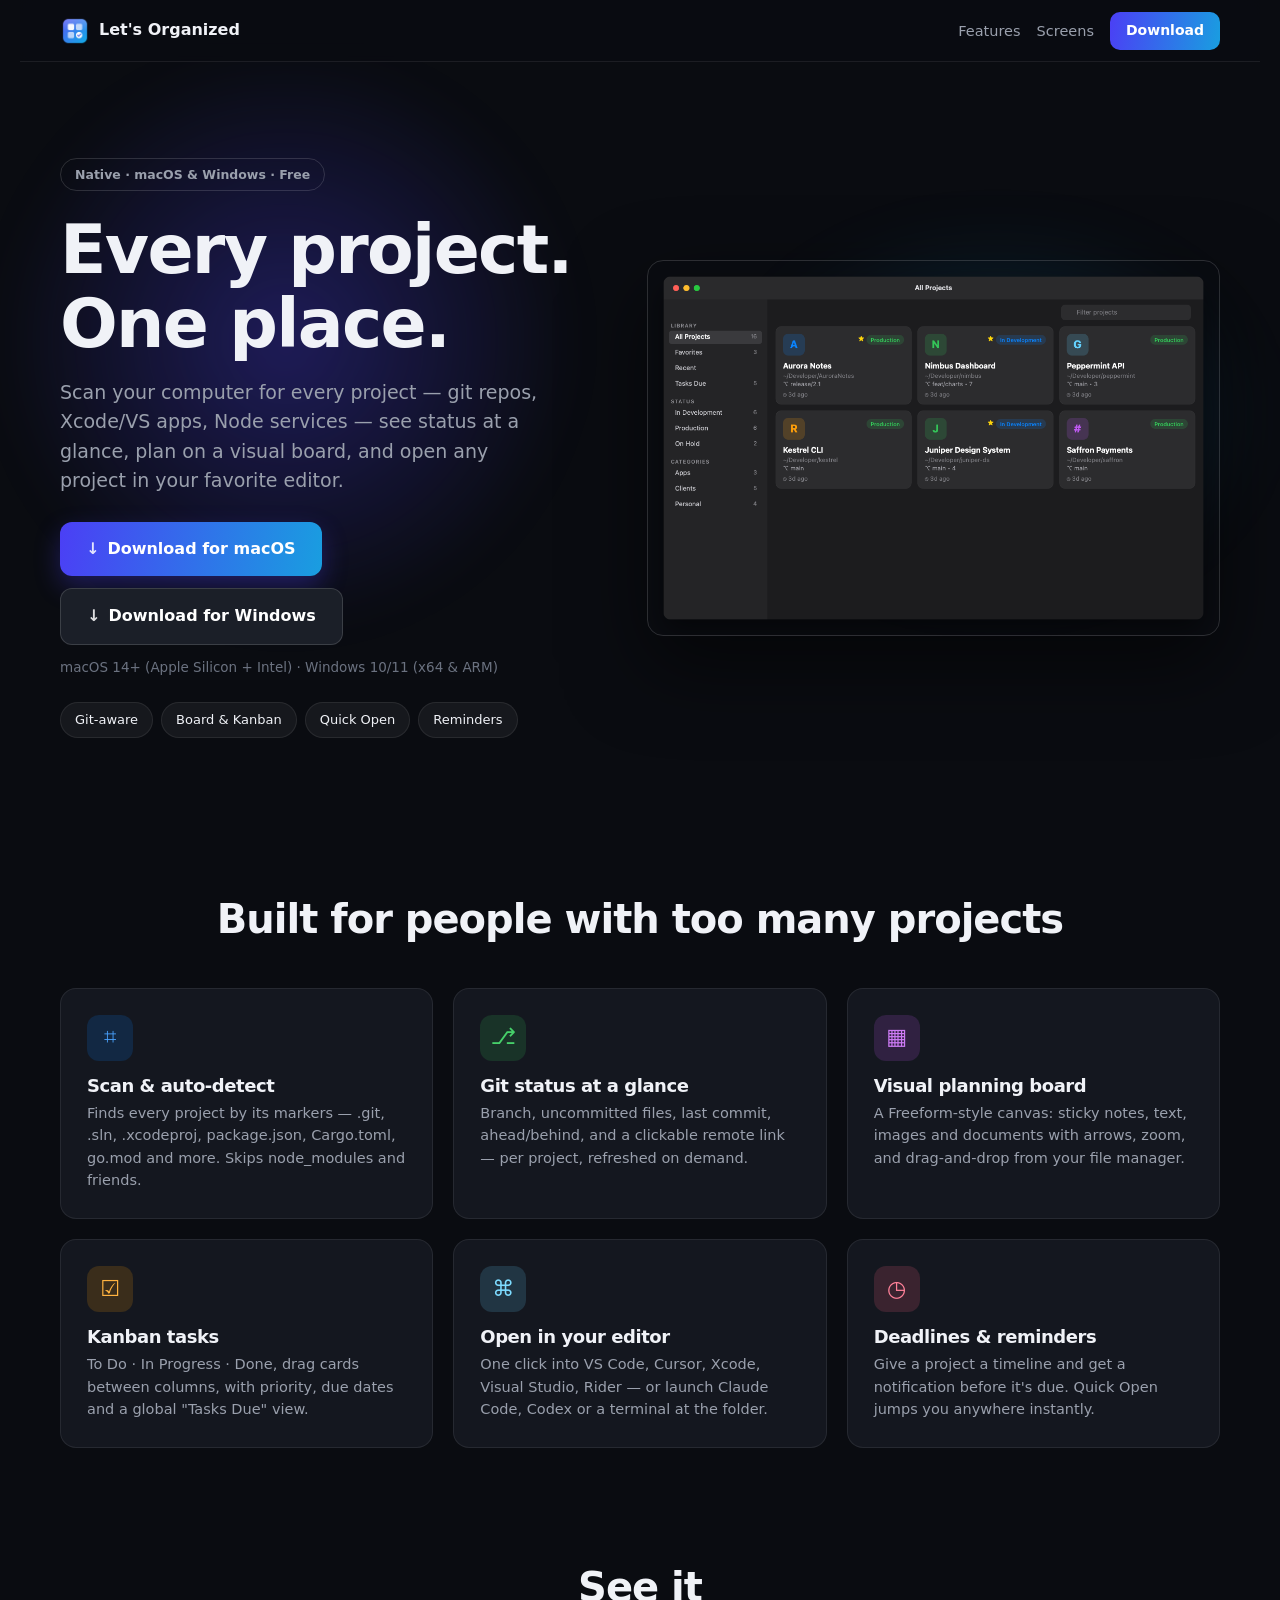
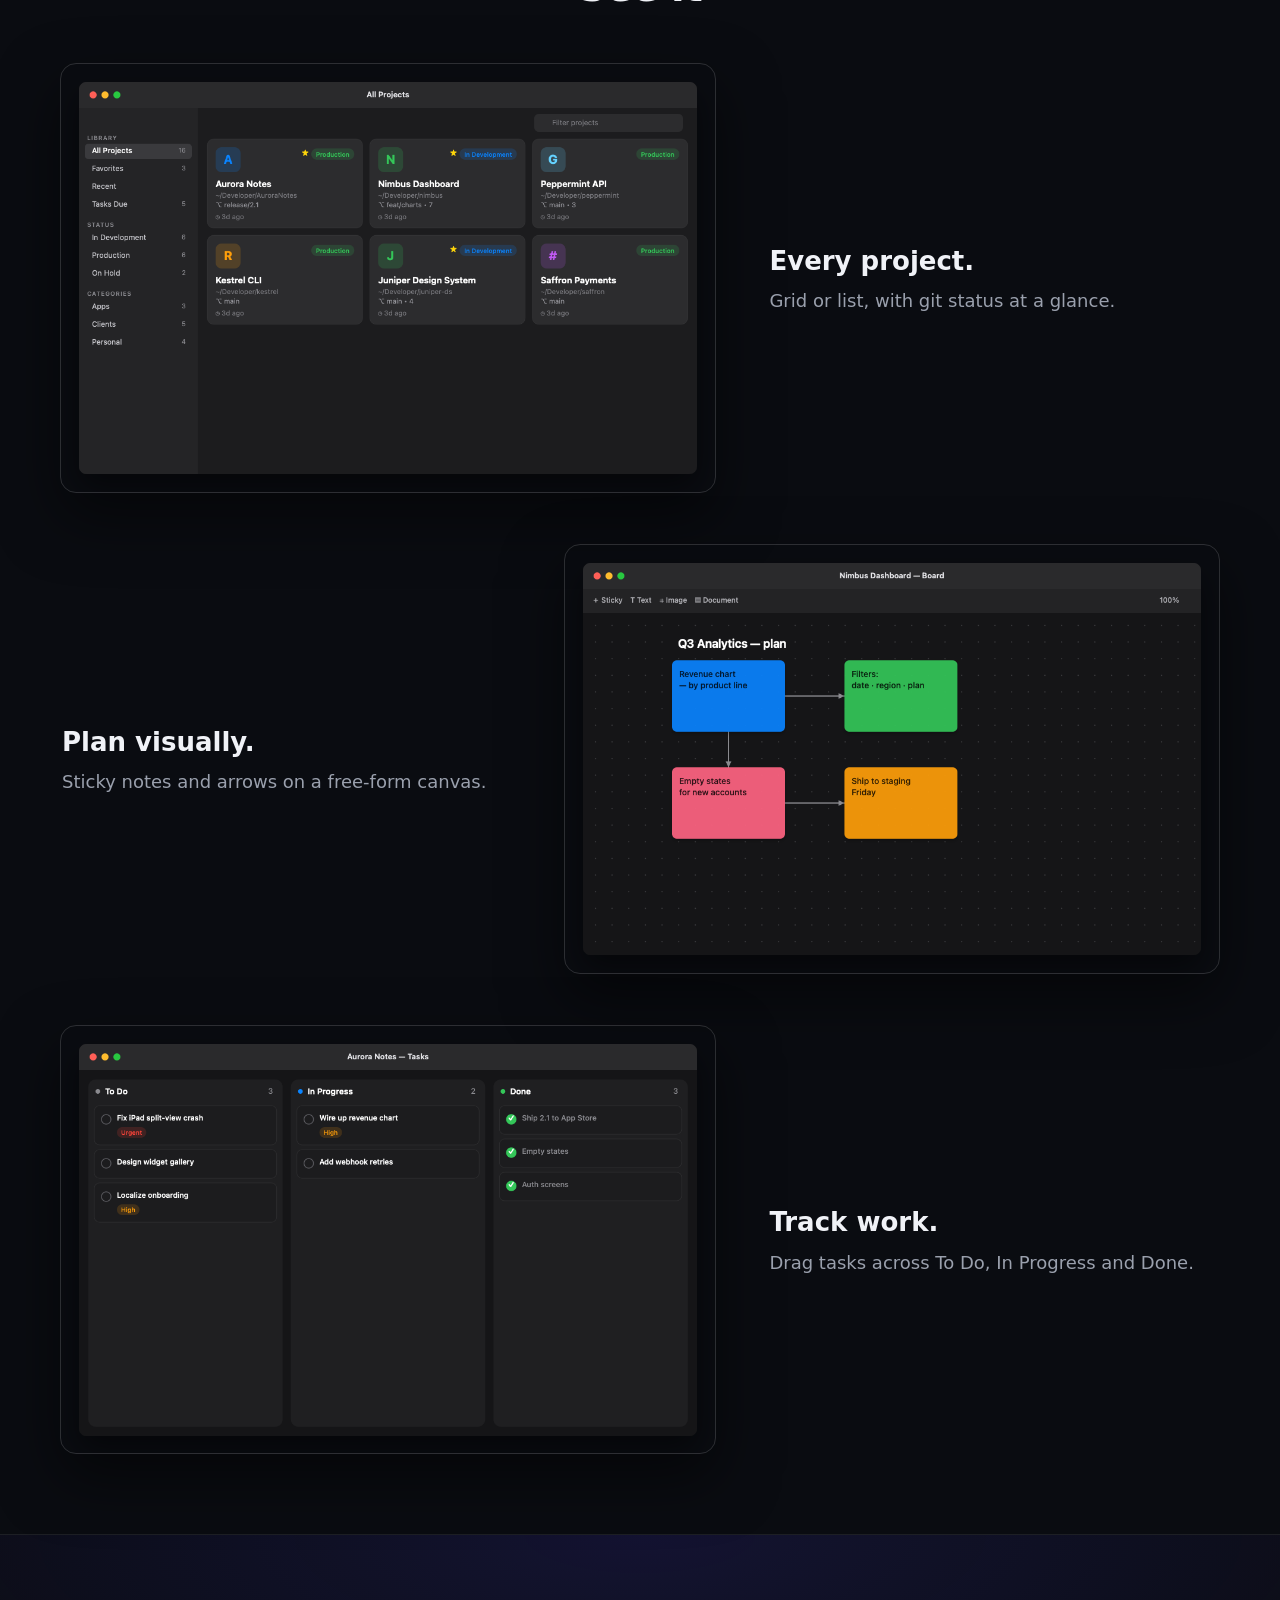
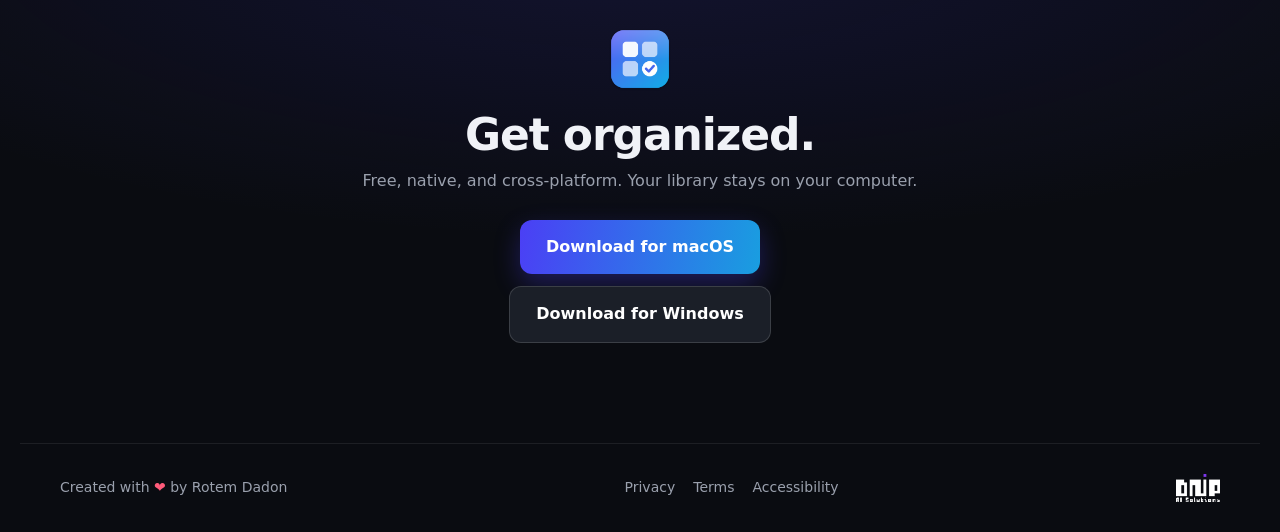
<file: index.html>
<!DOCTYPE html>
<html lang="en">
<head>
<meta charset="UTF-8" />
<meta name="viewport" content="width=device-width, initial-scale=1.0" />
<title>Let's Organized — Every project on your Mac &amp; PC, in one place</title>
<meta name="description" content="A native macOS & Windows app that brings every project into one place — git status, tasks, a visual planning board, and one-click editor launch." />
<meta property="og:title" content="Let's Organized" />
<meta property="og:description" content="Every project on your Mac & PC — git status, tasks, boards, and one-click editor launch." />
<meta property="og:image" content="assets/og.png" />
<meta property="og:type" content="website" />
<link rel="icon" href="assets/appicon.png" />
<link rel="stylesheet" href="styles.css" />
</head>
<body>

<header class="nav">
  <a class="brand" href="#top">
    <img src="assets/appicon.png" alt="Let's Organized" width="30" height="30" />
    <span>Let's Organized</span>
  </a>
  <nav class="nav-links">
    <a href="#features">Features</a>
    <a href="#screens">Screens</a>
    <a class="btn btn-sm" id="navDownload" href="#download">Download</a>
  </nav>
</header>

<main id="top">
  <section class="hero">
    <div class="hero-copy">
      <div class="pill">Native · macOS &amp; Windows · Free</div>
      <h1>Every project.<br />One place.</h1>
      <p class="lead">
        Scan your computer for every project — git repos, Xcode/VS apps, Node
        services — see status at a glance, plan on a visual board, and open any
        project in your favorite editor.
      </p>
      <div class="cta" id="download">
        <a class="btn btn-lg" href="https://github.com/rotem221/lets-organized-app/releases/latest/download/LetsOrganized-macOS.dmg" download>
          <span class="btn-ic">↓</span> Download for macOS
        </a>
        <a class="btn btn-lg btn-alt" href="https://github.com/rotem221/lets-organized-app-win/releases/latest/download/LetsOrganized-win-Setup.exe" download>
          <span class="btn-ic">↓</span> Download for Windows
        </a>
      </div>
      <p class="cta-note">macOS 14+ (Apple Silicon + Intel) · Windows 10/11 (x64 &amp; ARM)</p>
      <div class="chips">
        <span>Git-aware</span><span>Board &amp; Kanban</span><span>Quick Open</span><span>Reminders</span>
      </div>
    </div>
    <div class="hero-shot">
      <img src="assets/screenshot-grid.png" alt="Let's Organized project grid" loading="lazy" />
    </div>
  </section>

  <section id="features" class="features">
    <h2>Built for people with too many projects</h2>
    <div class="grid">
      <div class="card"><div class="ic ic-a">⌗</div><h3>Scan &amp; auto-detect</h3><p>Finds every project by its markers — .git, .sln, .xcodeproj, package.json, Cargo.toml, go.mod and more. Skips node_modules and friends.</p></div>
      <div class="card"><div class="ic ic-b">⎇</div><h3>Git status at a glance</h3><p>Branch, uncommitted files, last commit, ahead/behind, and a clickable remote link — per project, refreshed on demand.</p></div>
      <div class="card"><div class="ic ic-c">▦</div><h3>Visual planning board</h3><p>A Freeform-style canvas: sticky notes, text, images and documents with arrows, zoom, and drag-and-drop from your file manager.</p></div>
      <div class="card"><div class="ic ic-d">☑</div><h3>Kanban tasks</h3><p>To Do · In Progress · Done, drag cards between columns, with priority, due dates and a global "Tasks Due" view.</p></div>
      <div class="card"><div class="ic ic-e">⌘</div><h3>Open in your editor</h3><p>One click into VS Code, Cursor, Xcode, Visual Studio, Rider — or launch Claude Code, Codex or a terminal at the folder.</p></div>
      <div class="card"><div class="ic ic-f">◷</div><h3>Deadlines &amp; reminders</h3><p>Give a project a timeline and get a notification before it's due. Quick Open jumps you anywhere instantly.</p></div>
    </div>
  </section>

  <section id="screens" class="screens">
    <h2>See it</h2>
    <div class="shots-scroll" role="list">
      <figure class="shot-card" role="listitem">
        <img src="assets/screenshot-grid.png" alt="Project grid" loading="lazy" />
        <figcaption><strong>Every project.</strong> Grid or list, with git status at a glance.</figcaption>
      </figure>
      <figure class="shot-card" role="listitem">
        <img src="assets/screenshot-board.png" alt="Planning board" loading="lazy" />
        <figcaption><strong>Plan visually.</strong> Sticky notes and arrows on a free-form canvas.</figcaption>
      </figure>
      <figure class="shot-card" role="listitem">
        <img src="assets/screenshot-kanban.png" alt="Kanban tasks" loading="lazy" />
        <figcaption><strong>Track work.</strong> Drag tasks across To Do, In Progress and Done.</figcaption>
      </figure>
    </div>
  </section>

  <section class="download-cta">
    <img src="assets/appicon.png" alt="" width="72" height="72" />
    <h2>Get organized.</h2>
    <p>Free, native, and cross-platform. Your library stays on your computer.</p>
    <div class="cta cta-center">
      <a class="btn btn-lg" href="https://github.com/rotem221/lets-organized-app/releases/latest/download/LetsOrganized-macOS.dmg" download>Download for macOS</a>
      <a class="btn btn-lg btn-alt" href="https://github.com/rotem221/lets-organized-app-win/releases/latest/download/LetsOrganized-win-Setup.exe" download>Download for Windows</a>
    </div>
  </section>
</main>

<footer class="footer">
  <span>Created with <span class="heart">❤</span> by Rotem Dadon</span>
  <nav class="footer-links">
    <a href="privacy.html">Privacy</a>
    <a href="terms.html">Terms</a>
    <a href="accessibility.html">Accessibility</a>
  </nav>
  <a href="https://dnp.co.il" target="_blank" rel="noopener">
    <img src="assets/dnp-white.png" alt="DNP" height="28" />
  </a>
</footer>

<script>
  // Make the nav "Download" button download directly for the visitor's OS.
  (function () {
    var MAC = "https://github.com/rotem221/lets-organized-app/releases/latest/download/LetsOrganized-macOS.dmg";
    var WIN = "https://github.com/rotem221/lets-organized-app-win/releases/latest/download/LetsOrganized-win-Setup.exe";
    var ua = (navigator.userAgent + " " + (navigator.platform || "")).toLowerCase();
    var isWin = ua.indexOf("win") !== -1;
    var isMac = ua.indexOf("mac") !== -1 || ua.indexOf("iphone") !== -1 || ua.indexOf("ipad") !== -1;
    var btn = document.getElementById("navDownload");
    if (btn && (isWin || isMac)) {
      btn.setAttribute("href", isWin ? WIN : MAC);
      btn.setAttribute("download", "");
    }
  })();
</script>

</body>
</html>
</file>
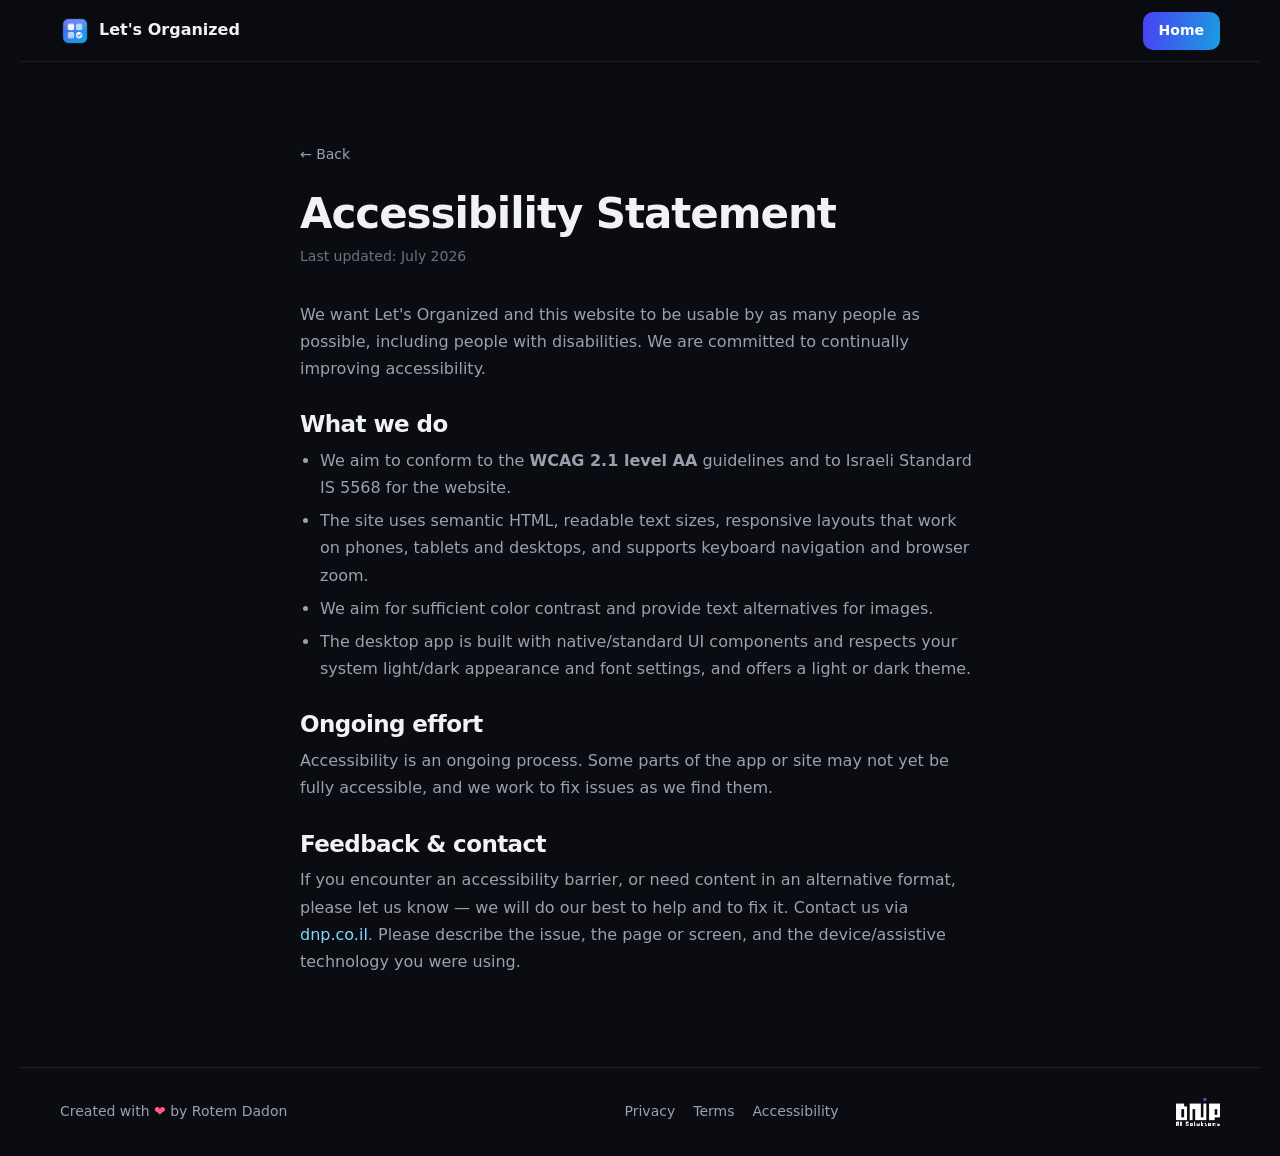
<file: accessibility.html>
<!DOCTYPE html>
<html lang="en">
<head>
<meta charset="UTF-8" />
<meta name="viewport" content="width=device-width, initial-scale=1.0" />
<title>Accessibility Statement — Let's Organized</title>
<meta name="description" content="Accessibility Statement for Let's Organized." />
<link rel="icon" href="assets/appicon.png" />
<link rel="stylesheet" href="styles.css" />
</head>
<body>

<header class="nav">
  <a class="brand" href="index.html">
    <img src="assets/appicon.png" alt="Let's Organized" width="30" height="30" />
    <span>Let's Organized</span>
  </a>
  <nav class="nav-links">
    <a class="btn btn-sm" href="index.html">Home</a>
  </nav>
</header>

<article class="legal">
  <a class="back" href="index.html">← Back</a>
  <h1>Accessibility Statement</h1>
  <p class="updated">Last updated: July 2026</p>

  <p>
    We want Let's Organized and this website to be usable by as many people as possible,
    including people with disabilities. We are committed to continually improving accessibility.
  </p>

  <h2>What we do</h2>
  <ul>
    <li>We aim to conform to the <strong>WCAG 2.1 level AA</strong> guidelines and to Israeli
      Standard IS&nbsp;5568 for the website.</li>
    <li>The site uses semantic HTML, readable text sizes, responsive layouts that work on
      phones, tablets and desktops, and supports keyboard navigation and browser zoom.</li>
    <li>We aim for sufficient color contrast and provide text alternatives for images.</li>
    <li>The desktop app is built with native/standard UI components and respects your system
      light/dark appearance and font settings, and offers a light or dark theme.</li>
  </ul>

  <h2>Ongoing effort</h2>
  <p>
    Accessibility is an ongoing process. Some parts of the app or site may not yet be fully
    accessible, and we work to fix issues as we find them.
  </p>

  <h2>Feedback &amp; contact</h2>
  <p>
    If you encounter an accessibility barrier, or need content in an alternative format, please
    let us know — we will do our best to help and to fix it. Contact us via
    <a href="https://dnp.co.il" target="_blank" rel="noopener">dnp.co.il</a>. Please describe the
    issue, the page or screen, and the device/assistive technology you were using.
  </p>
</article>

<footer class="footer">
  <span>Created with <span class="heart">❤</span> by Rotem Dadon</span>
  <nav class="footer-links">
    <a href="privacy.html">Privacy</a>
    <a href="terms.html">Terms</a>
    <a href="accessibility.html">Accessibility</a>
  </nav>
  <a href="https://dnp.co.il" target="_blank" rel="noopener">
    <img src="assets/dnp-white.png" alt="DNP" height="28" />
  </a>
</footer>

</body>
</html>
</file>
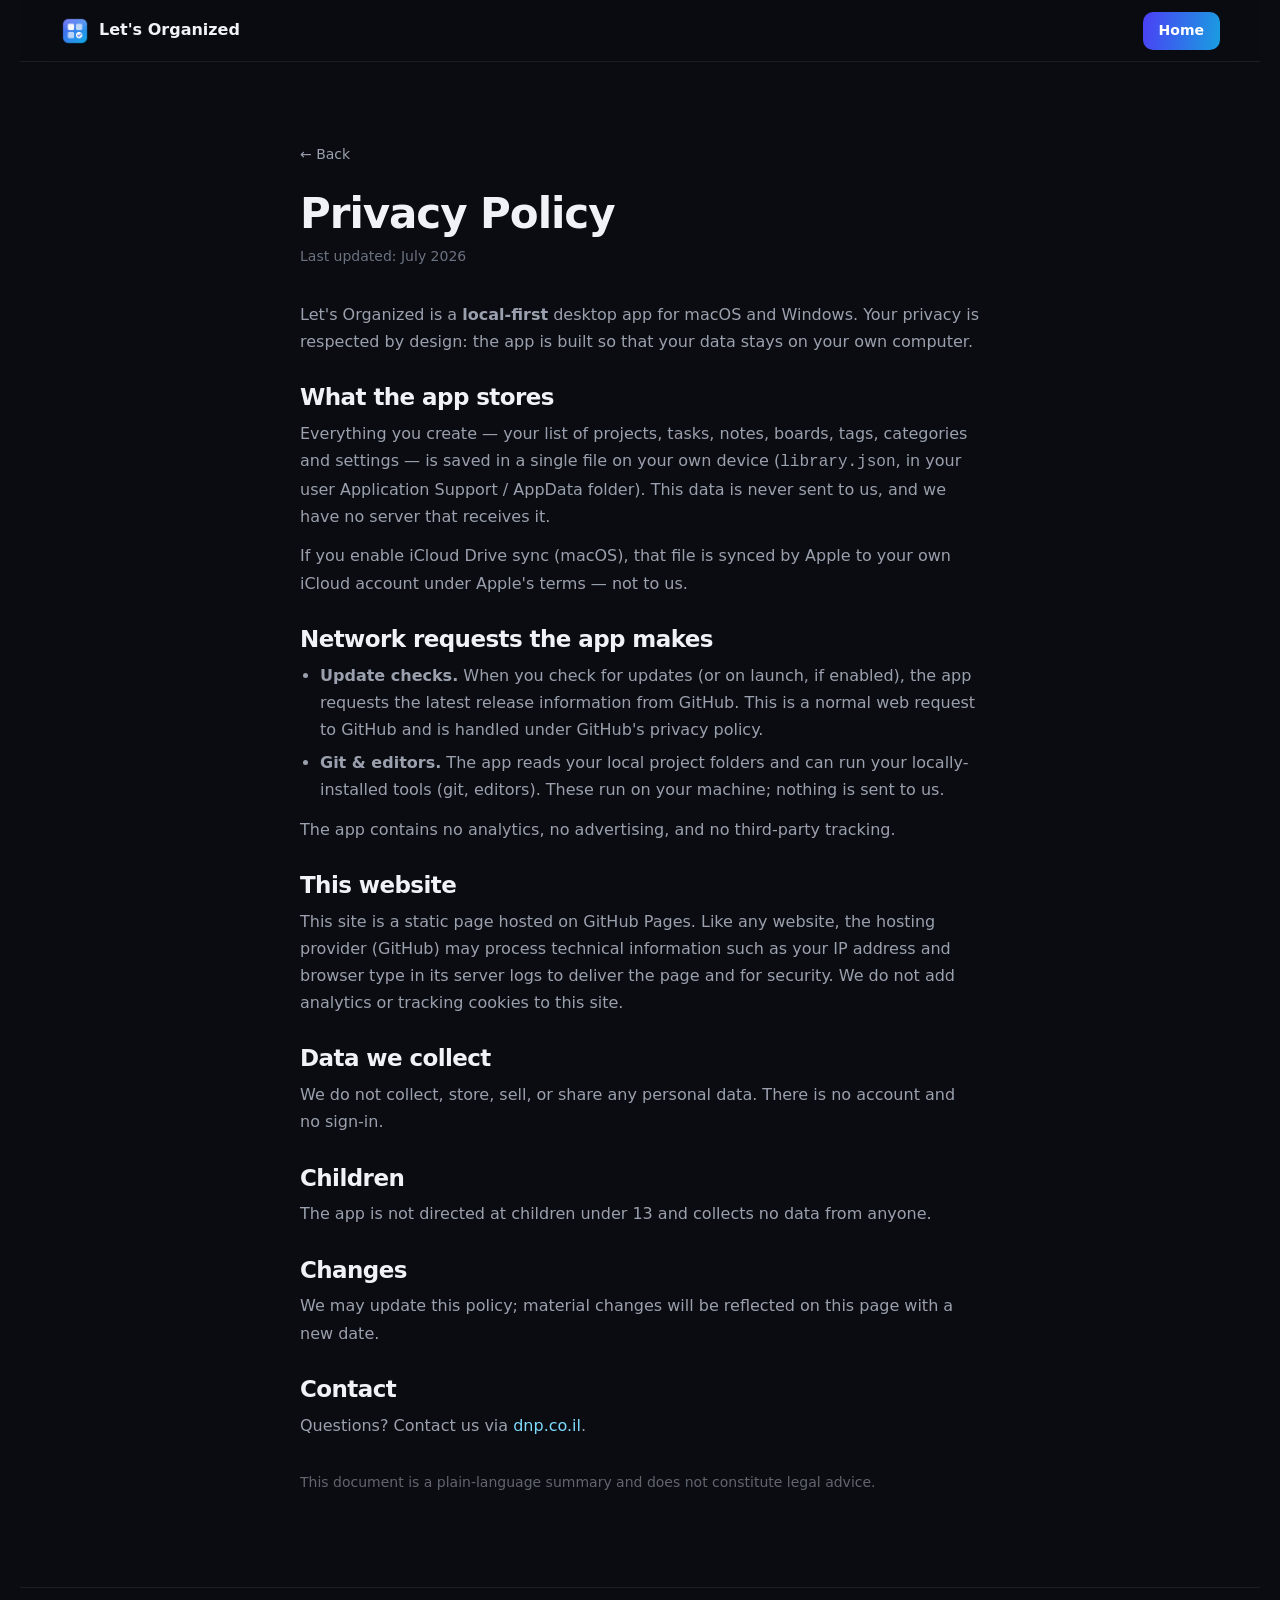
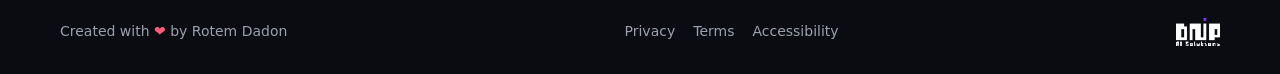
<file: privacy.html>
<!DOCTYPE html>
<html lang="en">
<head>
<meta charset="UTF-8" />
<meta name="viewport" content="width=device-width, initial-scale=1.0" />
<title>Privacy Policy — Let's Organized</title>
<meta name="description" content="Privacy Policy for Let's Organized." />
<link rel="icon" href="assets/appicon.png" />
<link rel="stylesheet" href="styles.css" />
</head>
<body>

<header class="nav">
  <a class="brand" href="index.html">
    <img src="assets/appicon.png" alt="Let's Organized" width="30" height="30" />
    <span>Let's Organized</span>
  </a>
  <nav class="nav-links">
    <a class="btn btn-sm" href="index.html">Home</a>
  </nav>
</header>

<article class="legal">
  <a class="back" href="index.html">← Back</a>
  <h1>Privacy Policy</h1>
  <p class="updated">Last updated: July 2026</p>

  <p>
    Let's Organized is a <strong>local-first</strong> desktop app for macOS and Windows.
    Your privacy is respected by design: the app is built so that your data stays on your
    own computer.
  </p>

  <h2>What the app stores</h2>
  <p>
    Everything you create — your list of projects, tasks, notes, boards, tags, categories
    and settings — is saved in a single file on your own device
    (<code>library.json</code>, in your user Application&nbsp;Support / AppData folder). This
    data is never sent to us, and we have no server that receives it.
  </p>
  <p>
    If you enable iCloud Drive sync (macOS), that file is synced by Apple to your own iCloud
    account under Apple's terms — not to us.
  </p>

  <h2>Network requests the app makes</h2>
  <ul>
    <li><strong>Update checks.</strong> When you check for updates (or on launch, if enabled),
      the app requests the latest release information from GitHub. This is a normal web
      request to GitHub and is handled under GitHub's privacy policy.</li>
    <li><strong>Git &amp; editors.</strong> The app reads your local project folders and can run
      your locally-installed tools (git, editors). These run on your machine; nothing is sent
      to us.</li>
  </ul>
  <p>The app contains no analytics, no advertising, and no third-party tracking.</p>

  <h2>This website</h2>
  <p>
    This site is a static page hosted on GitHub Pages. Like any website, the hosting provider
    (GitHub) may process technical information such as your IP address and browser type in its
    server logs to deliver the page and for security. We do not add analytics or tracking
    cookies to this site.
  </p>

  <h2>Data we collect</h2>
  <p>
    We do not collect, store, sell, or share any personal data. There is no account and no
    sign-in.
  </p>

  <h2>Children</h2>
  <p>The app is not directed at children under 13 and collects no data from anyone.</p>

  <h2>Changes</h2>
  <p>We may update this policy; material changes will be reflected on this page with a new date.</p>

  <h2>Contact</h2>
  <p>Questions? Contact us via <a href="https://dnp.co.il" target="_blank" rel="noopener">dnp.co.il</a>.</p>

  <p style="margin-top:32px;opacity:.6;font-size:14px">
    This document is a plain-language summary and does not constitute legal advice.
  </p>
</article>

<footer class="footer">
  <span>Created with <span class="heart">❤</span> by Rotem Dadon</span>
  <nav class="footer-links">
    <a href="privacy.html">Privacy</a>
    <a href="terms.html">Terms</a>
    <a href="accessibility.html">Accessibility</a>
  </nav>
  <a href="https://dnp.co.il" target="_blank" rel="noopener">
    <img src="assets/dnp-white.png" alt="DNP" height="28" />
  </a>
</footer>

</body>
</html>
</file>
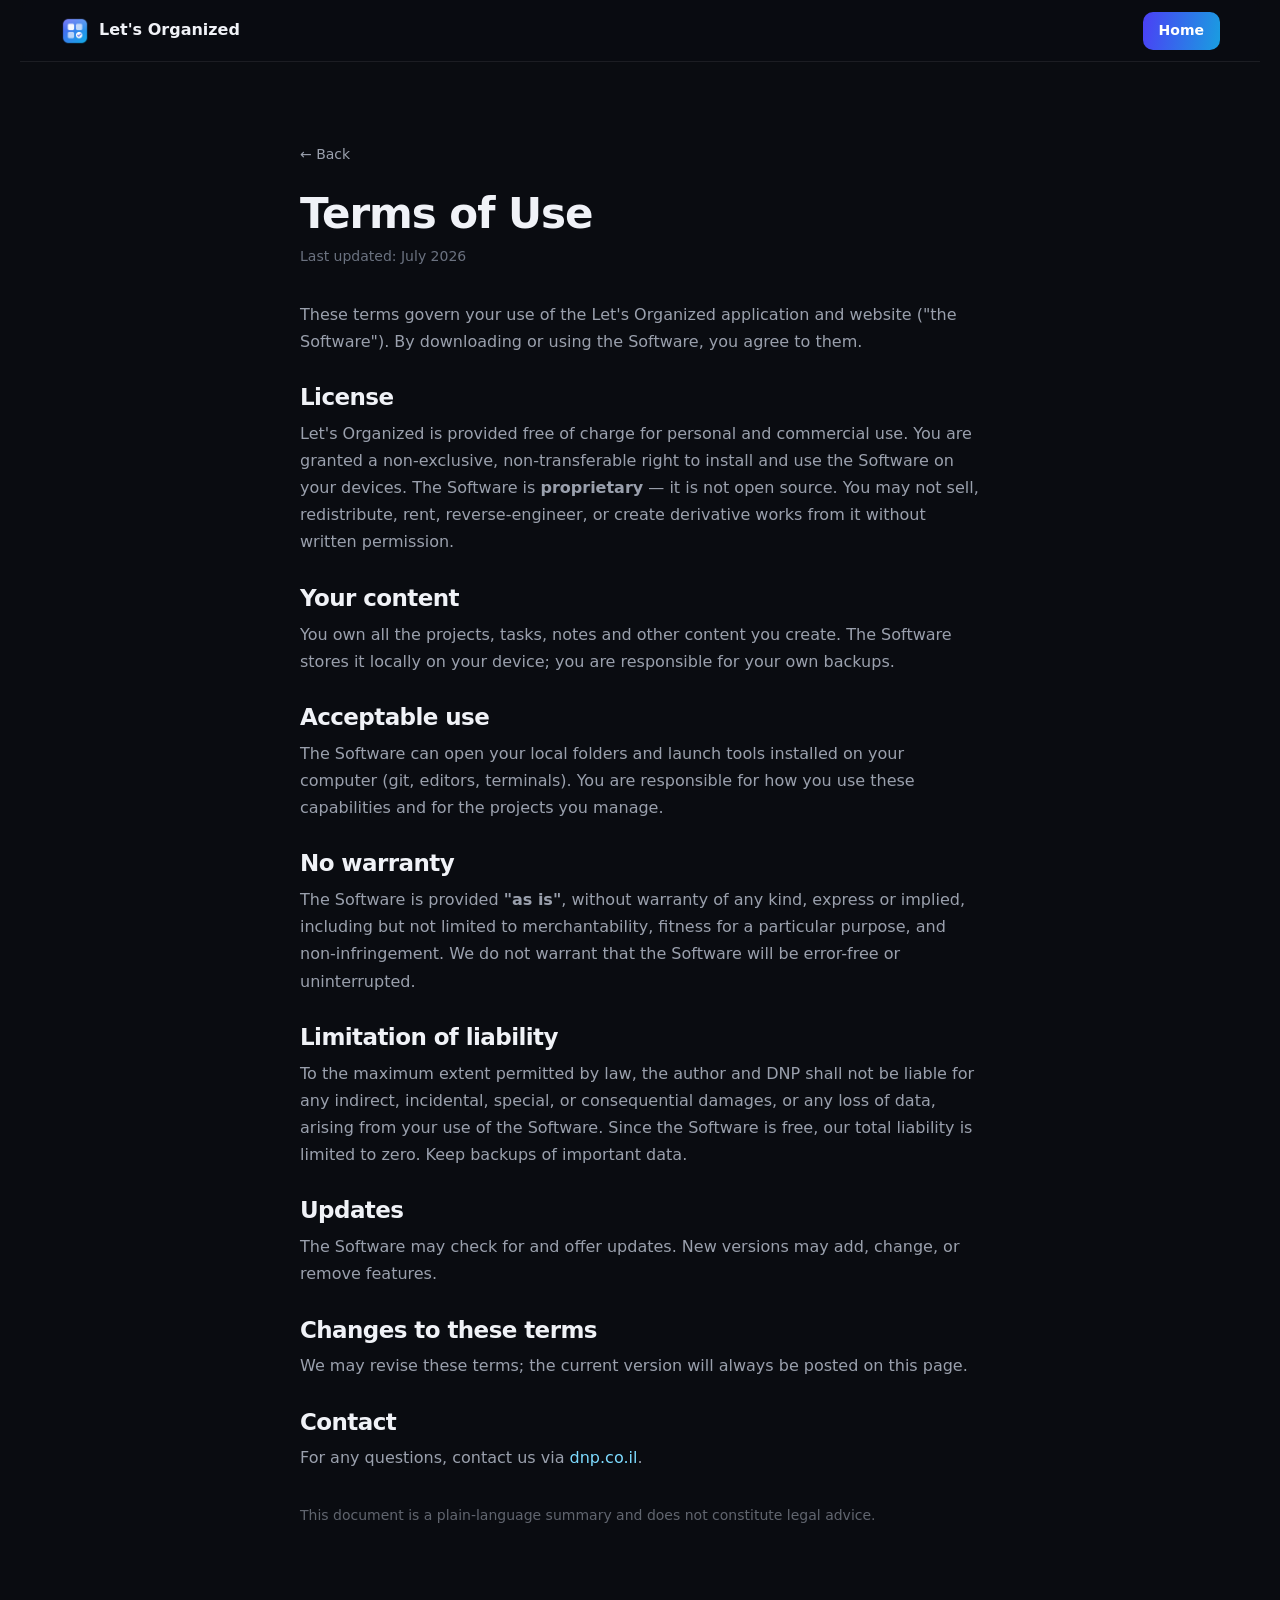
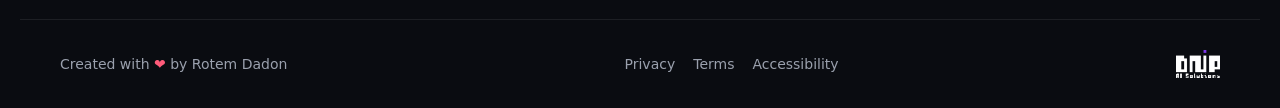
<file: terms.html>
<!DOCTYPE html>
<html lang="en">
<head>
<meta charset="UTF-8" />
<meta name="viewport" content="width=device-width, initial-scale=1.0" />
<title>Terms of Use — Let's Organized</title>
<meta name="description" content="Terms of Use for Let's Organized." />
<link rel="icon" href="assets/appicon.png" />
<link rel="stylesheet" href="styles.css" />
</head>
<body>

<header class="nav">
  <a class="brand" href="index.html">
    <img src="assets/appicon.png" alt="Let's Organized" width="30" height="30" />
    <span>Let's Organized</span>
  </a>
  <nav class="nav-links">
    <a class="btn btn-sm" href="index.html">Home</a>
  </nav>
</header>

<article class="legal">
  <a class="back" href="index.html">← Back</a>
  <h1>Terms of Use</h1>
  <p class="updated">Last updated: July 2026</p>

  <p>
    These terms govern your use of the Let's Organized application and website ("the Software").
    By downloading or using the Software, you agree to them.
  </p>

  <h2>License</h2>
  <p>
    Let's Organized is provided free of charge for personal and commercial use. You are granted
    a non-exclusive, non-transferable right to install and use the Software on your devices.
    The Software is <strong>proprietary</strong> — it is not open source. You may not sell,
    redistribute, rent, reverse-engineer, or create derivative works from it without written
    permission.
  </p>

  <h2>Your content</h2>
  <p>
    You own all the projects, tasks, notes and other content you create. The Software stores it
    locally on your device; you are responsible for your own backups.
  </p>

  <h2>Acceptable use</h2>
  <p>
    The Software can open your local folders and launch tools installed on your computer (git,
    editors, terminals). You are responsible for how you use these capabilities and for the
    projects you manage.
  </p>

  <h2>No warranty</h2>
  <p>
    The Software is provided <strong>"as is"</strong>, without warranty of any kind, express or
    implied, including but not limited to merchantability, fitness for a particular purpose, and
    non-infringement. We do not warrant that the Software will be error-free or uninterrupted.
  </p>

  <h2>Limitation of liability</h2>
  <p>
    To the maximum extent permitted by law, the author and DNP shall not be liable for any
    indirect, incidental, special, or consequential damages, or any loss of data, arising from
    your use of the Software. Since the Software is free, our total liability is limited to zero.
    Keep backups of important data.
  </p>

  <h2>Updates</h2>
  <p>
    The Software may check for and offer updates. New versions may add, change, or remove
    features.
  </p>

  <h2>Changes to these terms</h2>
  <p>We may revise these terms; the current version will always be posted on this page.</p>

  <h2>Contact</h2>
  <p>For any questions, contact us via <a href="https://dnp.co.il" target="_blank" rel="noopener">dnp.co.il</a>.</p>

  <p style="margin-top:32px;opacity:.6;font-size:14px">
    This document is a plain-language summary and does not constitute legal advice.
  </p>
</article>

<footer class="footer">
  <span>Created with <span class="heart">❤</span> by Rotem Dadon</span>
  <nav class="footer-links">
    <a href="privacy.html">Privacy</a>
    <a href="terms.html">Terms</a>
    <a href="accessibility.html">Accessibility</a>
  </nav>
  <a href="https://dnp.co.il" target="_blank" rel="noopener">
    <img src="assets/dnp-white.png" alt="DNP" height="28" />
  </a>
</footer>

</body>
</html>
</file>
<file: styles.css>
/* Mobile-first, fluid across all resolutions. */
:root {
  --indigo: #4b3ff5;
  --teal: #199ee0;
  --bg: #0a0c11;
  --bg-soft: #0e1017;
  --card: #14171f;
  --line: rgba(255, 255, 255, 0.08);
  --line-strong: rgba(255, 255, 255, 0.14);
  --text: #f0f2f7;
  --muted: #9aa0ad;
  --muted2: #6b7280;
  --radius: 16px;
  --max: 1240px;
  --pad: clamp(18px, 5vw, 40px);
}

* { box-sizing: border-box; margin: 0; padding: 0; }
html { scroll-behavior: smooth; -webkit-text-size-adjust: 100%; }
body {
  font-family: -apple-system, BlinkMacSystemFont, "Segoe UI", "Inter", system-ui, sans-serif;
  background: var(--bg);
  color: var(--text);
  line-height: 1.55;
  -webkit-font-smoothing: antialiased;
  overflow-x: hidden;
}
a { color: inherit; text-decoration: none; }
h1, h2, h3 { letter-spacing: -0.025em; line-height: 1.08; }
img { max-width: 100%; display: block; }
.wrap { max-width: var(--max); margin-inline: auto; padding-inline: var(--pad); }

/* Buttons */
.btn {
  display: inline-flex; align-items: center; justify-content: center; gap: 8px;
  background: linear-gradient(100deg, var(--indigo), var(--teal));
  color: #fff; font-weight: 600; border-radius: 12px;
  padding: 13px 22px; white-space: nowrap;
  transition: transform .14s ease, box-shadow .14s ease, background .14s ease;
  box-shadow: 0 10px 26px rgba(75, 63, 245, 0.32);
}
.btn:active { transform: translateY(1px); }
.btn-alt { background: #1b1f28; box-shadow: none; border: 1px solid var(--line-strong); }
.btn-sm { padding: 8px 16px; font-size: 14px; border-radius: 10px; box-shadow: none; }
.btn-lg { padding: 15px 26px; font-size: 16px; }
.btn-ic { font-size: 16px; opacity: 0.85; }
@media (hover: hover) {
  .btn:hover { transform: translateY(-2px); box-shadow: 0 16px 40px rgba(75, 63, 245, 0.42); }
  .btn-alt:hover { background: #222736; box-shadow: 0 12px 28px rgba(0,0,0,0.35); }
}

/* Nav */
.nav {
  position: sticky; top: 0; z-index: 30;
  display: flex; align-items: center; justify-content: space-between;
  max-width: var(--max); margin-inline: auto; padding: 12px var(--pad);
  backdrop-filter: saturate(160%) blur(14px);
}
.nav::before {
  content: ""; position: absolute; inset: 0; z-index: -1;
  background: rgba(10, 12, 17, 0.72); border-bottom: 1px solid var(--line);
}
.brand { display: flex; align-items: center; gap: 9px; font-weight: 700; font-size: 16px; }
.brand img { border-radius: 8px; }
.nav-links { display: flex; align-items: center; gap: 16px; font-size: 14.5px; color: var(--muted); }
.nav-links a:not(.btn) { display: none; }

/* Hero */
.hero {
  max-width: var(--max); margin-inline: auto; padding: clamp(40px, 8vw, 96px) var(--pad) clamp(48px, 7vw, 80px);
  display: grid; gap: clamp(30px, 5vw, 56px); position: relative;
}
.hero::before {
  content: ""; position: absolute; left: -6%; top: -8%;
  width: min(680px, 90%); aspect-ratio: 1; border-radius: 50%; z-index: -1;
  background: radial-gradient(circle, rgba(75, 63, 245, 0.32), transparent 60%);
  filter: blur(24px); pointer-events: none;
}
.hero-copy { display: flex; flex-direction: column; align-items: flex-start; }
.pill {
  font-size: 12.5px; font-weight: 600; color: var(--muted);
  border: 1px solid var(--line-strong); border-radius: 999px; padding: 6px 14px; margin-bottom: 22px;
}
.hero h1 { font-size: clamp(42px, 7.5vw, 68px); font-weight: 800; margin-bottom: 18px; }
.lead { font-size: clamp(16px, 2.1vw, 19px); color: var(--muted); max-width: 40ch; margin-bottom: 26px; }
.cta { display: flex; flex-wrap: wrap; gap: 12px; margin-bottom: 12px; }
.cta .btn { flex: 1 1 auto; min-width: 210px; }
.cta-note { font-size: 13.5px; color: var(--muted2); margin-bottom: 24px; }
.chips { display: flex; flex-wrap: wrap; gap: 8px; }
.chips span {
  font-size: 13px; background: rgba(255, 255, 255, 0.05);
  border: 1px solid var(--line); border-radius: 999px; padding: 7px 14px;
}

/* Hero screenshot with gradient frame + glow */
.hero-shot { position: relative; }
.hero-shot::after {
  content: ""; position: absolute; inset: -8% -6% -14%; z-index: -1;
  background: radial-gradient(60% 60% at 60% 40%, rgba(25, 158, 224, 0.25), transparent 70%);
  filter: blur(30px);
}
.hero-shot img {
  width: 100%; border-radius: var(--radius);
  border: 1px solid var(--line-strong);
  box-shadow: 0 30px 80px rgba(0, 0, 0, 0.55);
}

/* Sections */
section h2 {
  font-size: clamp(27px, 5vw, 40px); font-weight: 800; text-align: center;
  margin-bottom: clamp(28px, 4vw, 46px);
}
.features { max-width: var(--max); margin-inline: auto; padding: clamp(44px, 7vw, 80px) var(--pad); }
.grid { display: grid; grid-template-columns: 1fr; gap: 16px; }
.card {
  background: var(--card); border: 1px solid var(--line); border-radius: var(--radius);
  padding: clamp(20px, 3vw, 26px); transition: transform .16s ease, border-color .16s ease, background .16s ease;
}
@media (hover: hover) { .card:hover { transform: translateY(-4px); border-color: var(--line-strong); background: #171b24; } }
.ic { width: 46px; height: 46px; border-radius: 12px; display: grid; place-items: center; font-size: 22px; margin-bottom: 15px; }
.ic-a { background: rgba(10,132,255,.16); color: #4aa3ff; }
.ic-b { background: rgba(52,199,89,.16); color: #46d16a; }
.ic-c { background: rgba(191,90,242,.16); color: #cd7bf5; }
.ic-d { background: rgba(255,159,10,.16); color: #ffb340; }
.ic-e { background: rgba(100,210,255,.16); color: #7ddbff; }
.ic-f { background: rgba(255,100,130,.16); color: #ff8199; }
.card h3 { font-size: 18px; margin-bottom: 7px; }
.card p { font-size: 14.5px; color: var(--muted); }

/* Screens — uniform, horizontally-scrollable strip (same on desktop & mobile) */
.screens { padding: clamp(20px, 3vw, 40px) 0 clamp(48px, 7vw, 80px); }
.screens h2 { padding-inline: var(--pad); }
.shots-scroll {
  display: flex; gap: clamp(14px, 2.5vw, 22px);
  overflow-x: auto; scroll-snap-type: x mandatory;
  padding: 8px var(--pad) 18px;
  scroll-padding-inline: var(--pad);
  -webkit-overflow-scrolling: touch;
}
.shots-scroll::-webkit-scrollbar { height: 8px; }
.shots-scroll::-webkit-scrollbar-thumb { background: var(--line-strong); border-radius: 999px; }
.shots-scroll::-webkit-scrollbar-track { background: transparent; }
.shot-card {
  flex: 0 0 min(86%, 520px); scroll-snap-align: center;
  display: flex; flex-direction: column; gap: 14px;
}
.shot-card img {
  width: 100%; aspect-ratio: 1100 / 720; object-fit: cover; object-position: top left;
  border-radius: var(--radius); border: 1px solid var(--line-strong);
  box-shadow: 0 24px 60px rgba(0, 0, 0, 0.5);
}
.shot-card figcaption { font-size: 16px; color: var(--muted); padding-inline: 2px; }
.shot-card figcaption strong { color: var(--text); display: block; font-size: 19px; margin-bottom: 4px; }

/* Download CTA */
.download-cta {
  text-align: center; padding: clamp(56px, 8vw, 88px) var(--pad);
  background: radial-gradient(120% 100% at 50% 0%, rgba(75,63,245,.14), transparent 60%);
  border-top: 1px solid var(--line);
}
.download-cta img { border-radius: 16px; margin: 0 auto 16px; }
.download-cta h2 { font-size: clamp(30px, 6vw, 44px); margin-bottom: 10px; }
.download-cta p { color: var(--muted); font-size: 16px; margin-bottom: 26px; }
.cta-center { display: flex; flex-wrap: wrap; gap: 12px; justify-content: center; max-width: 480px; margin-inline: auto; }
.cta-center .btn { flex: 1 1 200px; }

/* Footer */
.footer {
  max-width: var(--max); margin-inline: auto;
  display: flex; flex-direction: column; align-items: center; gap: 14px;
  padding: 30px var(--pad); border-top: 1px solid var(--line); color: var(--muted); font-size: 14px; text-align: center;
}
.footer .heart { color: #ff5b7a; }
.footer-links { display: flex; gap: 18px; flex-wrap: wrap; justify-content: center; }
.footer-links a { color: var(--muted); }
.footer-links a:hover { color: var(--text); }

/* Legal pages */
.legal { max-width: 760px; margin-inline: auto; padding: clamp(40px, 7vw, 80px) var(--pad); }
.legal h1 { font-size: clamp(30px, 6vw, 42px); font-weight: 800; margin-bottom: 8px; }
.legal .updated { color: var(--muted2); font-size: 14px; margin-bottom: 32px; }
.legal h2 { font-size: clamp(19px, 3vw, 23px); font-weight: 700; margin: 30px 0 10px; }
.legal p, .legal li { color: var(--muted); font-size: 16px; line-height: 1.7; }
.legal p { margin-bottom: 12px; }
.legal ul { margin: 0 0 12px 20px; }
.legal li { margin-bottom: 6px; }
.legal a { color: #7ddbff; }
.legal .back { display: inline-block; margin-bottom: 26px; color: var(--muted); font-size: 14px; }
.legal .back:hover { color: var(--text); }

/* ===== Tablet ===== */
@media (min-width: 620px) {
  .nav-links a:not(.btn) { display: inline; }
  .nav-links a:hover { color: var(--text); }
  .cta .btn { flex: 0 0 auto; }
  .grid { grid-template-columns: 1fr 1fr; }
}

/* ===== Hero side-by-side (there's room) ===== */
@media (min-width: 900px) {
  .hero { grid-template-columns: 1fr 1.08fr; align-items: center; }
  .hero-copy { padding-right: 10px; }

  /* Desktop "See it": alternating image/description rows, uniform image size */
  .shots-scroll {
    flex-direction: column; overflow: visible; scroll-snap-type: none;
    gap: clamp(30px, 4vw, 52px);
    max-width: var(--max); margin-inline: auto;
    padding: 8px var(--pad) 0;
  }
  .shot-card {
    flex: none; display: grid; grid-template-columns: 1.45fr 1fr;
    gap: clamp(30px, 4vw, 54px); align-items: center;
  }
  /* Alternate sides — swap the columns so the IMAGE stays in the wide one
     (keeps every screenshot the same size). */
  .shot-card:nth-child(even) { grid-template-columns: 1fr 1.45fr; }
  .shot-card:nth-child(even) img { grid-column: 2; grid-row: 1; }
  .shot-card:nth-child(even) figcaption { grid-column: 1; grid-row: 1; }
  .shot-card figcaption { font-size: 18px; }
  .shot-card figcaption strong { font-size: clamp(21px, 2.6vw, 26px); margin-bottom: 6px; }
}

/* ===== Desktop / large ===== */
@media (min-width: 1080px) {
  .grid { grid-template-columns: repeat(3, 1fr); gap: 20px; }
  .footer { flex-direction: row; justify-content: space-between; }
}
</file>
